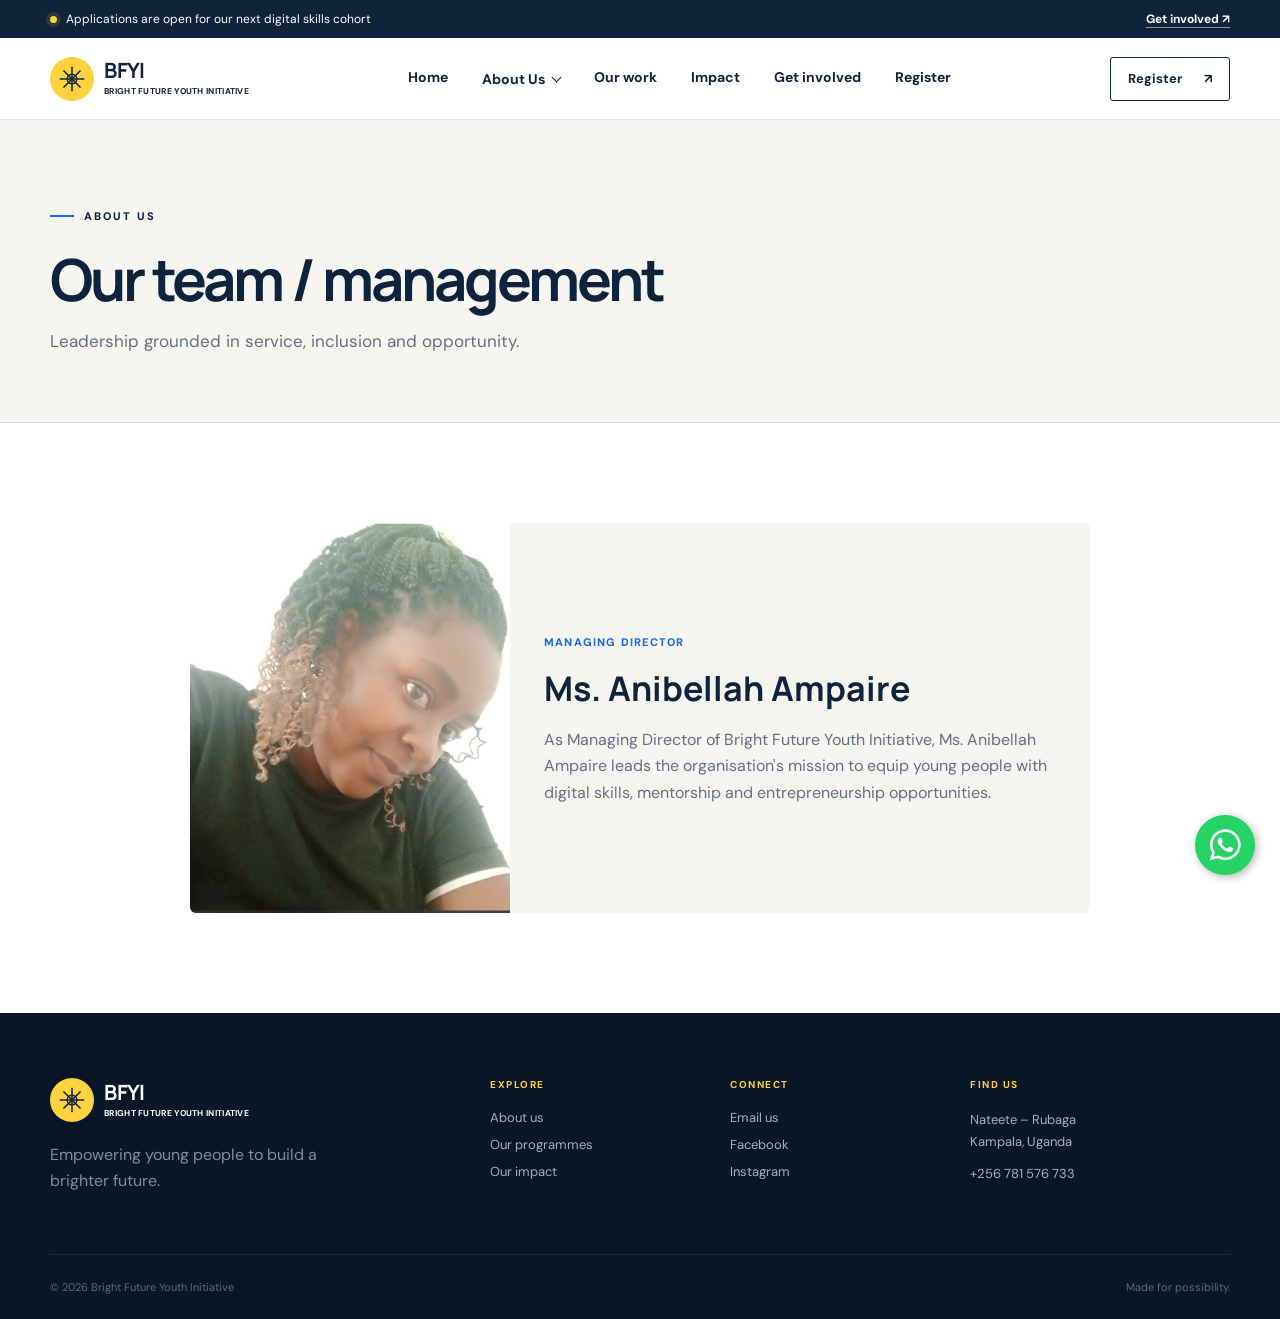
<file: management.html>
<!DOCTYPE html>
<html lang="en">
<head>
  <meta charset="UTF-8">
  <meta name="viewport" content="width=device-width, initial-scale=1.0">
  <meta name="description" content="Meet the team and management of Bright Future Youth Initiative.">
  <link rel="icon" type="image/png" href="assets/logo.png">
  <link rel="apple-touch-icon" href="assets/logo.png">
  <meta property="og:type" content="website">
  <meta property="og:title" content="Our Team / Management | BFYI">
  <meta property="og:description" content="Leadership with purpose at Bright Future Youth Initiative.">
  <meta property="og:image" content="https://raw.githubusercontent.com/BehanganaKeneth-Fullstack-Developer/BRIGHT-YOUTH-INITIATIVE/main/assets/logo.png">
  <meta property="og:image:secure_url" content="https://raw.githubusercontent.com/BehanganaKeneth-Fullstack-Developer/BRIGHT-YOUTH-INITIATIVE/main/assets/logo.png">
  <meta property="og:image:type" content="image/png">
  <meta property="og:image:width" content="512">
  <meta property="og:image:height" content="512">
  <meta property="og:image:alt" content="Bright Future Youth Initiative logo">
  <meta name="twitter:card" content="summary">
  <meta name="twitter:title" content="Our Team / Management | BFYI">
  <meta name="twitter:image" content="https://raw.githubusercontent.com/BehanganaKeneth-Fullstack-Developer/BRIGHT-YOUTH-INITIATIVE/main/assets/logo.png">
  <title>Our Team / Management | BFYI</title>
  <link rel="preconnect" href="https://fonts.googleapis.com">
  <link rel="preconnect" href="https://fonts.gstatic.com" crossorigin>
  <link href="https://fonts.googleapis.com/css2?family=DM+Sans:wght@400;500;600;700&family=Manrope:wght@600;700;800&display=swap" rel="stylesheet">
  <link rel="stylesheet" href="https://cdnjs.cloudflare.com/ajax/libs/font-awesome/6.5.2/css/all.min.css">
  <link rel="stylesheet" href="styles.css">
</head>
<body>
  <div class="announcement"><div class="container announcement-inner"><p><span class="live-dot"></span> Applications are open for our next digital skills cohort</p><a href="index.html#contact">Get involved <span>↗</span></a></div></div>
  <header class="header" id="top">
    <div class="container nav">
      <a class="brand" href="index.html" aria-label="BFYI home"><span class="brand-mark" aria-hidden="true"><svg viewBox="0 0 44 44"><path d="M22 4v36M4 22h36"/><path d="M9.5 9.5 34.5 34.5M34.5 9.5 9.5 34.5"/><circle cx="22" cy="22" r="7"/></svg></span><span class="brand-copy"><strong>BFYI</strong><small>Bright Future Youth Initiative</small></span></a>
      <button class="menu-toggle" type="button" aria-expanded="false" aria-controls="navLinks" aria-label="Open menu"><span></span><span></span><span></span></button>
      <nav class="nav-links" id="navLinks" aria-label="Primary navigation">
        <a href="index.html">Home</a>
        <div class="nav-dropdown"><button class="dropdown-toggle" type="button" aria-expanded="false">About Us <span class="dropdown-arrow" aria-hidden="true"></span></button><div class="dropdown-menu"><a href="index.html#about">About us</a><a href="management.html">Our team / management</a><a href="story.html">Our story</a></div></div>
        <a href="index.html#programmes">Our work</a><a href="index.html#impact">Impact</a><a href="index.html#get-involved">Get involved</a><a href="register.html">Register</a>
      </nav>
      <a class="nav-cta" href="register.html">Register <span>↗</span></a>
    </div>
  </header>

  <main>
    <section class="page-hero"><div class="container page-hero-inner reveal"><p class="eyebrow dark"><span></span> About us</p><h1>Our team / management</h1><p>Leadership grounded in service, inclusion and opportunity.</p></div></section>
    <section class="management-page"><div class="container">
      <article class="director-card director-card-page reveal">
        <div class="director-photo"><img src="assets/anibellah-ampaire.png" alt="Ms. Anibellah Ampaire, Managing Director"></div>
        <div class="director-details"><span class="director-role">Managing Director</span><h2>Ms. Anibellah Ampaire</h2><p>As Managing Director of Bright Future Youth Initiative, Ms. Anibellah Ampaire leads the organisation's mission to equip young people with digital skills, mentorship and entrepreneurship opportunities.</p></div>
      </article>
    </div></section>
  </main>

  <footer><div class="container footer-grid"><div><a class="brand footer-brand" href="index.html"><span class="brand-mark"><svg viewBox="0 0 44 44"><path d="M22 4v36M4 22h36"/><path d="M9.5 9.5 34.5 34.5M34.5 9.5 9.5 34.5"/><circle cx="22" cy="22" r="7"/></svg></span><span class="brand-copy"><strong>BFYI</strong><small>Bright Future Youth Initiative</small></span></a><p>Empowering young people to build a brighter future.</p></div><div class="footer-links"><strong>Explore</strong><a href="index.html#about">About us</a><a href="index.html#programmes">Our programmes</a><a href="index.html#impact">Our impact</a></div><div class="footer-links"><strong>Connect</strong><a href="mailto:info@bfyi.org">Email us</a><a href="#">Facebook</a><a href="#">Instagram</a></div><div class="footer-address"><strong>Find us</strong><p>Nateete – Rubaga<br>Kampala, Uganda</p><p><a href="tel:+256781576733">+256 781 576 733</a></p></div></div><div class="container footer-bottom"><p>© <span id="year"></span> Bright Future Youth Initiative</p><p>Made for possibility.</p></div></footer>
  <a href="https://wa.me/256781576733?text=Hello,%20I%20would%20like%20to%20make%20an%20inquiry." class="whatsapp-float" target="_blank" rel="noopener noreferrer" aria-label="Chat with us on WhatsApp"><i class="fab fa-whatsapp"></i></a>
  <script src="script.js"></script>
</body>
</html>
</file>
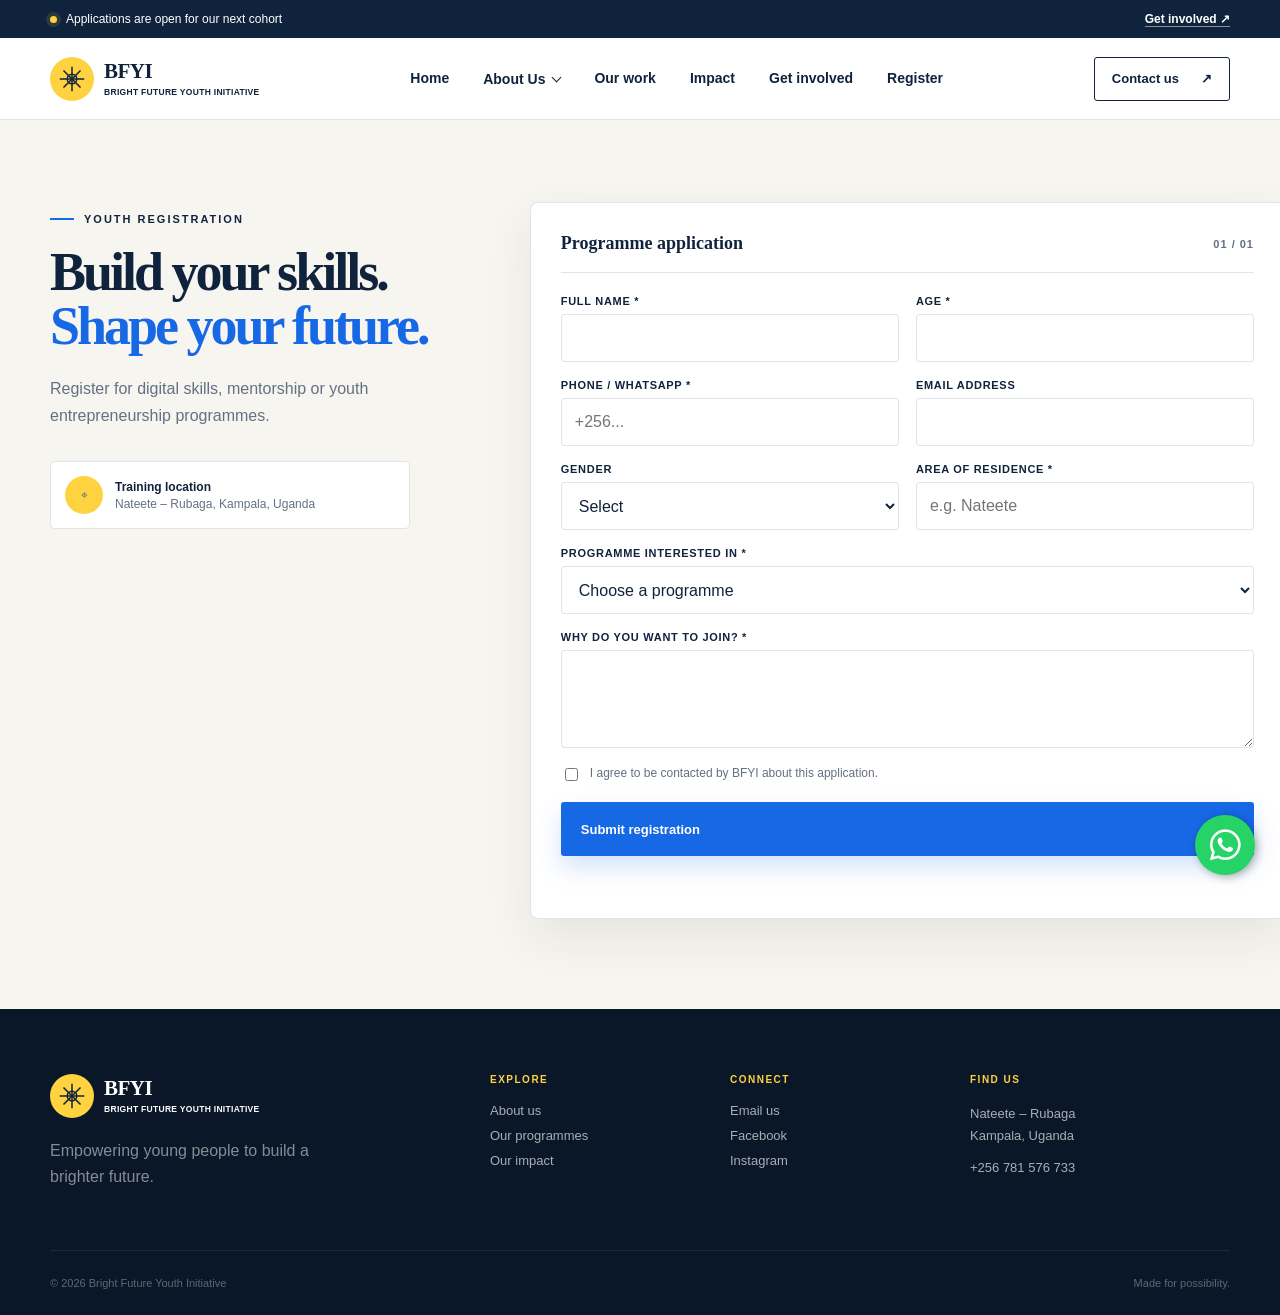
<file: register.html>
<!DOCTYPE html>
<html lang="en">
<head>
  <meta charset="UTF-8">
  <meta name="viewport" content="width=device-width, initial-scale=1.0">
  <meta name="description" content="Register for a Bright Future Youth Initiative programme in Nateete - Rubaga, Kampala.">
  <link rel="icon" type="image/png" href="assets/logo.png">
  <link rel="stylesheet" href="https://cdnjs.cloudflare.com/ajax/libs/font-awesome/6.5.2/css/all.min.css">
  <link rel="stylesheet" href="styles.css">
  <title>Youth Registration | BFYI</title>
</head>
<body>
  <div class="announcement"><div class="container announcement-inner"><p><span class="live-dot"></span> Applications are open for our next cohort</p><a href="index.html#get-involved">Get involved <span>↗</span></a></div></div>
  <header class="header" id="top">
    <div class="container nav">
      <a class="brand" href="index.html" aria-label="BFYI home"><span class="brand-mark" aria-hidden="true"><svg viewBox="0 0 44 44"><path d="M22 4v36M4 22h36"/><path d="M9.5 9.5 34.5 34.5M34.5 9.5 9.5 34.5"/><circle cx="22" cy="22" r="7"/></svg></span><span class="brand-copy"><strong>BFYI</strong><small>Bright Future Youth Initiative</small></span></a>
      <button class="menu-toggle" type="button" aria-expanded="false" aria-controls="navLinks" aria-label="Open menu"><span></span><span></span><span></span></button>
      <nav class="nav-links" id="navLinks" aria-label="Primary navigation">
        <a href="index.html">Home</a>
        <div class="nav-dropdown"><button class="dropdown-toggle" type="button" aria-expanded="false">About Us <span class="dropdown-arrow" aria-hidden="true"></span></button><div class="dropdown-menu"><a href="index.html#about">About us</a><a href="management.html">Our team / management</a><a href="story.html">Our story</a></div></div>
        <a href="index.html#programmes">Our work</a><a href="index.html#impact">Impact</a><a href="index.html#get-involved">Get involved</a><a href="register.html">Register</a>
      </nav>
      <a class="nav-cta" href="index.html#contact">Contact us <span>↗</span></a>
    </div>
  </header>

  <main>
    <section class="registration-hero">
      <div class="container registration-grid">
        <div class="registration-intro reveal">
          <p class="eyebrow dark"><span></span> Youth registration</p>
          <h1>Build your skills.<br><em>Shape your future.</em></h1>
          <p>Register for digital skills, mentorship or youth entrepreneurship programmes.</p>
          <div class="location-card">
            <span class="location-icon">⌖</span>
            <div><strong>Training location</strong><span>Nateete – Rubaga, Kampala, Uganda</span></div>
          </div>
        </div>

        <form class="registration-form reveal" id="youthRegistrationForm">
          <div class="form-heading"><span>Programme application</span><strong>01 / 01</strong></div>
          <div class="registration-fields">
            <label><span>Full name *</span><input type="text" name="fullName" autocomplete="name" required></label>
            <label><span>Age *</span><input type="number" name="age" min="15" max="30" required></label>
            <label><span>Phone / WhatsApp *</span><input type="tel" name="phone" autocomplete="tel" placeholder="+256..." required></label>
            <label><span>Email address</span><input type="email" name="email" autocomplete="email"></label>
            <label><span>Gender</span><select name="gender"><option value="">Select</option><option>Female</option><option>Male</option><option>Other</option><option>Prefer not to say</option></select></label>
            <label><span>Area of residence *</span><input type="text" name="residence" placeholder="e.g. Nateete" required></label>
            <label class="full"><span>Programme interested in *</span><select name="programme" required><option value="">Choose a programme</option><option>Digital Skills Training</option><option>Mentorship</option><option>Youth Entrepreneurship</option></select></label>
            <label class="full"><span>Why do you want to join? *</span><textarea name="motivation" rows="4" required></textarea></label>
          </div>
          <label class="consent"><input type="checkbox" name="consent" required><span>I agree to be contacted by BFYI about this application.</span></label>
          <button class="button button-primary registration-submit" type="submit">Submit registration <span>→</span></button>
          <p class="registration-status" role="status"></p>
        </form>
      </div>
    </section>
  </main>

  <footer><div class="container footer-grid"><div><a class="brand footer-brand" href="index.html"><span class="brand-mark"><svg viewBox="0 0 44 44"><path d="M22 4v36M4 22h36"/><path d="M9.5 9.5 34.5 34.5M34.5 9.5 9.5 34.5"/><circle cx="22" cy="22" r="7"/></svg></span><span class="brand-copy"><strong>BFYI</strong><small>Bright Future Youth Initiative</small></span></a><p>Empowering young people to build a brighter future.</p></div><div class="footer-links"><strong>Explore</strong><a href="index.html#about">About us</a><a href="index.html#programmes">Our programmes</a><a href="index.html#impact">Our impact</a></div><div class="footer-links"><strong>Connect</strong><a href="mailto:info@bfyi.org">Email us</a><a href="#">Facebook</a><a href="#">Instagram</a></div><div class="footer-address"><strong>Find us</strong><p>Nateete – Rubaga<br>Kampala, Uganda</p><p><a href="tel:+256781576733">+256 781 576 733</a></p></div></div><div class="container footer-bottom"><p>© <span id="year"></span> Bright Future Youth Initiative</p><p>Made for possibility.</p></div></footer>
  <a href="https://wa.me/256781576733?text=Hello,%20I%20would%20like%20to%20make%20an%20inquiry." class="whatsapp-float" target="_blank" rel="noopener noreferrer" aria-label="Chat with us on WhatsApp"><i class="fab fa-whatsapp"></i></a>
  <script src="script.js"></script>
</body>
</html>
</file>
<file: styles.css>
:root {
  --ink: #10233d;
  --blue: #1768e5;
  --blue-dark: #0e4db1;
  --yellow: #ffd23f;
  --cream: #f7f5ef;
  --white: #fff;
  --muted: #647084;
  --line: rgba(16, 35, 61, 0.12);
}

* { box-sizing: border-box; }
html { scroll-behavior: smooth; }
body {
  margin: 0;
  font-family: "DM Sans", sans-serif;
  color: var(--ink);
  background: var(--white);
  -webkit-font-smoothing: antialiased;
}
img { display: block; width: 100%; }
a { color: inherit; text-decoration: none; }
button, input, textarea, select { font: inherit; }
button { cursor: pointer; }
.container { width: min(1180px, calc(100% - 48px)); margin-inline: auto; }

.announcement { background: var(--ink); color: white; font-size: 12px; }
.announcement-inner { height: 38px; display: flex; align-items: center; justify-content: space-between; }
.announcement p { display: flex; align-items: center; gap: 9px; margin: 0; }
.live-dot { width: 7px; height: 7px; border-radius: 50%; background: var(--yellow); box-shadow: 0 0 0 4px rgba(255,210,63,.12); }
.announcement a { font-weight: 700; border-bottom: 1px solid rgba(255,255,255,.5); }

.header { height: 82px; background: rgba(255,255,255,.94); border-bottom: 1px solid var(--line); position: relative; z-index: 20; }
.header.sticky { position: fixed; top: 0; left: 0; right: 0; box-shadow: 0 10px 30px rgba(16,35,61,.08); animation: slideDown .35s ease; }
@keyframes slideDown { from { transform: translateY(-100%); } }
.nav { height: 100%; display: flex; align-items: center; }
.brand { display: inline-flex; align-items: center; gap: 10px; }
.brand-mark { width: 44px; height: 44px; display: grid; place-items: center; background: var(--yellow); border-radius: 50%; }
.brand-mark svg { width: 30px; height: 30px; fill: none; stroke: var(--ink); stroke-width: 2.2; }
.brand-copy { display: flex; flex-direction: column; }
.brand-copy strong { font-family: "Manrope"; font-size: 21px; line-height: 1; letter-spacing: -.5px; }
.brand-copy small { font-size: 8.5px; font-weight: 700; text-transform: uppercase; letter-spacing: .3px; margin-top: 5px; }
.nav-links { display: flex; gap: 34px; margin: 0 auto; }
.nav-links a { font-size: 14px; font-weight: 700; position: relative; }
.nav-dropdown { position: relative; }
.dropdown-toggle { border: 0; background: none; color: var(--ink); font-size: 14px; font-weight: 700; padding: 0; }
.dropdown-toggle { display: inline-flex; align-items: center; gap: 8px; }
.dropdown-arrow { width: 7px; height: 7px; display: inline-block; margin: -3px 0 0; border-right: 1.5px solid currentColor; border-bottom: 1.5px solid currentColor; transform: rotate(45deg); transition: transform .22s ease, margin .22s ease; }
.nav-dropdown.open .dropdown-arrow { margin-top: 3px; transform: rotate(225deg); }
.dropdown-menu { position: absolute; left: -24px; top: 38px; width: 270px; background: white; border: 1px solid rgba(16,35,61,.08); border-radius: 8px; box-shadow: 0 18px 45px rgba(16,35,61,.16); padding: 8px; opacity: 0; pointer-events: none; transform: translateY(-8px); transition: opacity .22s, transform .22s; }
.dropdown-menu::before { content: ""; position: absolute; top: -6px; left: 38px; width: 12px; height: 12px; background: white; border-left: 1px solid rgba(16,35,61,.08); border-top: 1px solid rgba(16,35,61,.08); transform: rotate(45deg); }
.nav-dropdown.open .dropdown-menu { opacity: 1; pointer-events: auto; transform: translateY(0); }
.dropdown-menu a { display: flex; flex-direction: column; gap: 3px; min-height: 57px; padding: 10px 12px 9px 42px; border-radius: 5px; position: relative; font-size: 13px; }
.dropdown-menu a::before { content: ""; position: absolute; left: 14px; top: 15px; width: 18px; height: 18px; border: 1.5px solid var(--blue); border-radius: 50%; }
.dropdown-menu a::after { content: ""; position: absolute; left: 20px; top: 21px; width: 6px; height: 6px; border-top: 1.5px solid var(--blue); border-right: 1.5px solid var(--blue); transform: rotate(45deg); }
.dropdown-menu a:not(:last-child) { border-bottom: 1px solid rgba(16,35,61,.07); border-radius: 5px 5px 0 0; }
.dropdown-menu a::after { display: none; }
.dropdown-menu a:hover { background: #f5f8fd; color: var(--blue); }
@media (min-width: 761px) {
  .nav-dropdown:hover .dropdown-menu { opacity: 1; pointer-events: auto; transform: translateY(0); }
  .nav-dropdown:hover .dropdown-arrow { margin-top: 3px; transform: rotate(225deg); }
}
.nav-links a::after { content: ""; position: absolute; left: 0; right: 100%; bottom: -8px; height: 2px; background: var(--blue); transition: right .25s; }
.nav-links a:hover::after { right: 0; }
.nav-cta { height: 44px; display: inline-flex; align-items: center; gap: 22px; border: 1px solid var(--ink); border-radius: 3px; padding: 0 17px; font-size: 13px; font-weight: 700; transition: .25s; }
.nav-cta:hover { background: var(--ink); color: white; }
.menu-toggle { display: none; }

.hero { min-height: 650px; background: var(--cream); overflow: hidden; }
.hero-grid { min-height: 650px; display: grid; grid-template-columns: 48% 52%; align-items: center; }
.hero-copy { position: relative; z-index: 3; padding: 54px 0 70px; }
.eyebrow { display: flex; align-items: center; gap: 10px; text-transform: uppercase; letter-spacing: 2px; font-size: 11px; font-weight: 800; }
.eyebrow > span { width: 24px; height: 2px; background: var(--blue); }
.hero h1, .section-heading h2, .impact h2, .story blockquote, .involved-copy h2, .contact h2, .intro h2 {
  font-family: "Manrope", sans-serif;
  letter-spacing: -3.5px;
  line-height: .96;
}
.hero h1 { font-size: clamp(58px, 6.1vw, 82px); margin: 24px 0 24px; }
.hero h1 em, .section-heading h2 em, .impact h2 em, .involved-copy h2 em, .contact h2 em { color: var(--blue); font-style: normal; }
.hero-lead { max-width: 520px; font-size: 18px; line-height: 1.65; color: #4d5b70; }
.hero-actions { display: flex; align-items: center; gap: 28px; margin-top: 34px; }
.button { min-height: 54px; display: inline-flex; align-items: center; justify-content: space-between; gap: 28px; border: 0; border-radius: 3px; padding: 0 20px; font-weight: 800; font-size: 13px; }
.button-primary { background: var(--blue); color: white; box-shadow: 0 12px 24px rgba(23,104,229,.18); }
.button-primary:hover { background: var(--blue-dark); transform: translateY(-2px); }
.text-button { border: 0; background: none; display: flex; align-items: center; gap: 10px; color: var(--ink); font-weight: 800; font-size: 13px; }
.play { width: 38px; height: 38px; display: grid; place-items: center; border: 1px solid var(--ink); border-radius: 50%; font-size: 9px; padding-left: 2px; transition: .25s; }
.text-button:hover .play { background: var(--ink); color: white; }

.hero-visual { height: 650px; position: relative; }
.hero-photo { position: absolute; width: 520px; height: 570px; right: -35px; bottom: 0; border-radius: 260px 260px 12px 12px; overflow: hidden; }
.hero-photo::after { content: ""; position: absolute; inset: 0; background: linear-gradient(135deg, rgba(23,104,229,.12), transparent 50%); }
.hero-photo img { height: 100%; object-fit: cover; object-position: 54% center; }
.orbit { position: absolute; border: 1px solid rgba(23,104,229,.16); border-radius: 50%; z-index: -1; }
.orbit-one { width: 590px; height: 590px; right: -115px; top: 20px; }
.orbit-two { width: 430px; height: 430px; right: -35px; top: 100px; }
.floating-card { position: absolute; z-index: 4; background: white; box-shadow: 0 18px 45px rgba(16,35,61,.13); border-radius: 6px; display: flex; align-items: center; }
.floating-card strong { display: block; font-family: "Manrope"; font-size: 21px; }
.floating-card small { display: block; color: var(--muted); font-size: 11px; margin-top: 2px; }
.card-one { left: 10px; bottom: 92px; padding: 14px 18px 14px 12px; gap: 10px; animation: float 4s ease-in-out infinite; }
.card-icon { width: 38px; height: 38px; display: grid; place-items: center; background: var(--yellow); border-radius: 50%; }
.card-two { right: -20px; top: 125px; padding: 12px 16px 12px 12px; gap: 12px; animation: float 4.5s ease-in-out infinite reverse; }
.mini-avatars { display: flex; }
.mini-avatars img { width: 34px; height: 34px; border-radius: 50%; object-fit: cover; border: 2px solid white; margin-left: -8px; }
.mini-avatars img:first-child { margin-left: 0; }
.shape { position: absolute; z-index: 5; }
.shape-yellow { width: 68px; height: 68px; background: var(--yellow); left: 42px; top: 86px; clip-path: polygon(50% 0,61% 35%,100% 25%,69% 55%,88% 90%,52% 68%,20% 100%,29% 62%,0 44%,38% 39%); animation: spin 18s linear infinite; }
.shape-blue { width: 20px; height: 20px; background: var(--blue); right: 0; bottom: 55px; transform: rotate(45deg); }
@keyframes float { 50% { transform: translateY(-12px); } }
@keyframes spin { to { transform: rotate(360deg); } }

.intro { padding: 110px 0; }
.intro-grid { display: grid; grid-template-columns: 18% 44% 38%; align-items: start; }
.section-label { font-size: 12px; font-weight: 800; text-transform: uppercase; letter-spacing: 1.5px; }
.section-label span { color: var(--blue); margin-right: 12px; }
.kicker { margin: 0 0 18px; color: var(--muted); font-size: 15px; line-height: 1.5; }
.intro h2 { margin: 0; font-size: 56px; }
.intro h2 span { color: var(--blue); }
.intro-text { padding: 48px 20px 0 55px; }
.intro-text p { margin: 0 0 28px; color: #59677a; font-size: 16px; line-height: 1.75; }
.inline-link { font-size: 13px; font-weight: 800; border-bottom: 1px solid var(--ink); padding-bottom: 7px; }
.inline-link span { margin-left: 20px; }

.management-section { margin-top: 90px; padding-top: 48px; border-top: 1px solid var(--line); display: grid; grid-template-columns: 32% 68%; align-items: center; }
.management-heading h2 { font-size: 42px; margin: 18px 0 0; }
.director-card { display: grid; grid-template-columns: 220px 1fr; align-items: center; background: var(--cream); border-radius: 6px; overflow: hidden; }
.director-photo { height: 260px; }
.director-photo img { height: 100%; object-fit: cover; object-position: center 24%; }
.director-details { padding: 28px 34px; }
.director-role { display: inline-block; color: var(--blue); font-size: 11px; font-weight: 800; text-transform: uppercase; letter-spacing: 1.2px; margin-bottom: 8px; }
.director-details h3 { font-family: "Manrope"; font-size: 24px; margin: 0 0 12px; }
.director-details p { color: var(--muted); line-height: 1.65; margin: 0; }

.register-link { text-decoration: none; }
.registration-hero { background: var(--cream); padding: 82px 0 90px; }
.registration-grid { display: grid; grid-template-columns: 36% 64%; gap: 55px; align-items: start; }
.registration-intro h1 { font-family: "Manrope"; font-size: 54px; line-height: 1; letter-spacing: -3px; margin: 20px 0 22px; }
.registration-intro h1 em { color: var(--blue); font-style: normal; }
.registration-intro > p:not(.eyebrow) { color: var(--muted); line-height: 1.7; max-width: 380px; }
.location-card { display: flex; align-items: center; gap: 12px; margin-top: 32px; border: 1px solid var(--line); background: white; padding: 14px; border-radius: 5px; max-width: 360px; }
.location-icon { width: 38px; height: 38px; display: grid; place-items: center; background: var(--yellow); border-radius: 50%; font-size: 18px; }
.location-card div { display: flex; flex-direction: column; gap: 3px; }
.location-card strong { font-size: 12px; }
.location-card span { color: var(--muted); font-size: 12px; }
.registration-form { background: white; border: 1px solid var(--line); border-radius: 8px; padding: 30px; box-shadow: 0 18px 50px rgba(16,35,61,.08); }
.form-heading { display: flex; justify-content: space-between; align-items: center; border-bottom: 1px solid var(--line); padding-bottom: 18px; margin-bottom: 22px; }
.form-heading span { font-family: "Manrope"; font-size: 18px; font-weight: 800; }
.form-heading strong { color: var(--muted); font-size: 11px; letter-spacing: 1px; }
.registration-fields { display: grid; grid-template-columns: 1fr 1fr; gap: 17px; }
.registration-fields label { display: flex; flex-direction: column; gap: 7px; }
.registration-fields label.full { grid-column: 1 / -1; }
.registration-fields label > span { font-size: 11px; font-weight: 800; text-transform: uppercase; letter-spacing: .7px; }
.registration-fields input, .registration-fields select, .registration-fields textarea { width: 100%; border: 1px solid var(--line); border-radius: 4px; background: white; color: var(--ink); outline: none; padding: 12px 13px; }
.registration-fields input, .registration-fields select { height: 48px; }
.registration-fields textarea { resize: vertical; }
.registration-fields input:focus, .registration-fields select:focus, .registration-fields textarea:focus { border-color: var(--blue); box-shadow: 0 0 0 3px rgba(23,104,229,.08); }
.consent { display: flex; align-items: flex-start; gap: 9px; margin: 18px 0; font-size: 12px; color: var(--muted); }
.consent input { margin-top: 2px; accent-color: var(--blue); }
.registration-submit { width: 100%; }
.registration-status { min-height: 20px; margin: 12px 0 0; color: var(--blue); font-size: 13px; font-weight: 700; }
.registration-status a { text-decoration: underline; }

.page-hero { background: var(--cream); padding: 78px 0 70px; border-bottom: 1px solid var(--line); }
.page-hero-inner h1 { font-family: "Manrope"; font-size: 58px; letter-spacing: -3px; margin: 16px 0 12px; }
.page-hero-inner > p:last-child { color: var(--muted); font-size: 17px; margin: 0; }
.management-page { padding: 100px 0; }
.director-card-page { max-width: 900px; margin: 0 auto; grid-template-columns: 320px 1fr; }
.director-card-page .director-photo { height: 390px; }
.director-card-page .director-details h2 { font-family: "Manrope"; font-size: 34px; margin: 8px 0 16px; }

.programmes { background: #f2f6fb; padding: 105px 0 120px; }
.section-heading { display: flex; justify-content: space-between; align-items: end; margin-bottom: 48px; }
.section-heading h2 { font-size: 58px; margin: 18px 0 0; }
.eyebrow.dark { color: var(--ink); }
.section-heading > p { max-width: 360px; color: var(--muted); line-height: 1.7; margin: 0 0 8px; }
.programme-grid { display: grid; grid-template-columns: repeat(3, 1fr); gap: 18px; }
.programme-card { background: white; border-radius: 4px; overflow: hidden; transition: transform .35s, box-shadow .35s; }
.programme-card:hover { transform: translateY(-8px); box-shadow: 0 20px 50px rgba(16,35,61,.1); }
.programme-image { height: 245px; position: relative; overflow: hidden; }
.programme-image img { height: 100%; object-fit: cover; transition: transform .6s; }
.programme-card:hover .programme-image img { transform: scale(1.04); }
.programme-number { position: absolute; top: 14px; left: 14px; width: 38px; height: 38px; display: grid; place-items: center; background: white; border-radius: 50%; font-size: 11px; font-weight: 800; }
.programme-content { min-height: 260px; padding: 24px 28px 28px; position: relative; }
.programme-icon { position: absolute; right: 24px; top: 24px; width: 42px; height: 42px; display: grid; place-items: center; border: 1px solid var(--line); border-radius: 50%; color: var(--blue); }
.programme-content h3 { font-family: "Manrope"; font-size: 25px; margin: 0 0 18px; }
.programme-content p { color: var(--muted); line-height: 1.65; max-width: 280px; }
.programme-content a { display: flex; justify-content: space-between; border-top: 1px solid var(--line); margin-top: 25px; padding-top: 18px; font-size: 13px; font-weight: 800; }
.featured { transform: translateY(25px); }
.featured:hover { transform: translateY(17px); }

.impact { background: var(--ink); color: white; position: relative; overflow: hidden; padding: 100px 0; }
.impact-pattern { position: absolute; width: 520px; height: 520px; border: 1px solid rgba(255,255,255,.06); border-radius: 50%; right: -170px; top: -190px; box-shadow: 0 0 0 70px rgba(255,255,255,.025), 0 0 0 140px rgba(255,255,255,.018); }
.impact-grid { display: grid; grid-template-columns: 44% 56%; align-items: center; position: relative; }
.eyebrow.light { color: rgba(255,255,255,.75); }
.eyebrow.light > span { background: var(--yellow); }
.impact h2 { font-size: 60px; margin: 18px 0 24px; }
.impact h2 em { color: var(--yellow); }
.impact-copy > p:not(.eyebrow) { max-width: 430px; color: rgba(255,255,255,.66); line-height: 1.7; }
.button-light { margin-top: 22px; background: white; color: var(--ink); }
.stats-grid { display: grid; grid-template-columns: 1fr 1fr; }
.stat { min-height: 170px; border-left: 1px solid rgba(255,255,255,.12); border-bottom: 1px solid rgba(255,255,255,.12); padding: 20px 38px; }
.stat:nth-child(2) { border-right: 1px solid rgba(255,255,255,.12); }
.stat-wide { grid-column: 1 / -1; min-height: 145px; border-right: 1px solid rgba(255,255,255,.12); }
.stat strong { font-family: "Manrope"; font-size: 58px; line-height: 1; }
.stat sup { color: var(--yellow); font-size: 25px; top: -16px; position: relative; }
.stat p { color: rgba(255,255,255,.68); margin: 18px 0 0; }

.story { padding: 120px 0; background: white; }
.story-grid { display: grid; grid-template-columns: 53% 47%; align-items: center; }
.story-photo { height: 520px; position: relative; padding-right: 50px; }
.story-photo img { height: 100%; object-fit: cover; border-radius: 4px; }
.story-badge { position: absolute; right: 0; bottom: 35px; width: 150px; height: 150px; border-radius: 50%; background: var(--yellow); display: flex; flex-direction: column; justify-content: center; align-items: center; text-align: center; transform: rotate(-7deg); box-shadow: 0 15px 35px rgba(16,35,61,.12); }
.story-badge strong { font-family: "Manrope"; font-size: 32px; }
.story-badge span { font-size: 11px; font-weight: 800; line-height: 1.4; margin-top: 4px; text-transform: uppercase; }
.story-copy { padding-left: 50px; }
.story blockquote { font-family: "Manrope"; font-size: 38px; line-height: 1.2; letter-spacing: -2px; margin: 22px 0 28px; }
.director-profile { display: flex; flex-direction: column; gap: 3px; margin: -12px 0 18px; }
.director-profile strong { font-family: "Manrope"; font-size: 16px; }
.director-profile span { color: var(--blue); font-size: 12px; font-weight: 800; text-transform: uppercase; letter-spacing: 1px; }
.story-copy > p:not(.eyebrow) { color: var(--muted); line-height: 1.75; max-width: 470px; }
.values { display: flex; flex-wrap: wrap; gap: 8px; margin-top: 28px; }
.values span { border: 1px solid var(--line); border-radius: 30px; padding: 8px 12px; font-size: 11px; font-weight: 800; }

.get-involved { background: var(--yellow); padding: 95px 0; }
.involved-grid { display: grid; grid-template-columns: 35% 65%; }
.involved-copy h2 { font-size: 53px; margin: 18px 0 0; }
.involved-copy h2 em { color: var(--ink); }
.involved-options { display: grid; grid-template-columns: repeat(3, 1fr); }
.involved-options article { border-left: 1px solid rgba(16,35,61,.18); padding: 8px 24px 8px 28px; }
.involved-options article > span { font-size: 11px; font-weight: 800; }
.involved-options h3 { font-family: "Manrope"; font-size: 22px; margin: 42px 0 10px; }
.involved-options p { min-height: 50px; font-size: 14px; line-height: 1.55; }
.involved-options a, .involved-options button { border: 0; border-bottom: 1px solid var(--ink); background: none; padding: 0 0 6px; width: 100%; display: flex; justify-content: space-between; font-size: 12px; font-weight: 800; text-align: left; color: var(--ink); }

.contact { background: var(--ink); color: white; padding: 100px 0; }
.contact-grid { display: grid; grid-template-columns: 47% 53%; }
.contact h2 { font-size: 54px; margin: 20px 0 35px; }
.contact h2 em { color: var(--yellow); }
.contact-email { font-family: "Manrope"; font-size: 23px; border-bottom: 1px solid rgba(255,255,255,.35); padding-bottom: 8px; }
.contact-email span { margin-left: 30px; color: var(--yellow); }
.contact-form { display: grid; grid-template-columns: 1fr 1fr; gap: 18px; }
.contact-form label { display: flex; flex-direction: column; gap: 8px; }
.contact-form label.full, .button.full { grid-column: 1 / -1; }
.contact-form label span { font-size: 11px; font-weight: 800; text-transform: uppercase; letter-spacing: 1px; color: rgba(255,255,255,.7); }
.contact-form input, .contact-form textarea, .contact-form select { width: 100%; border: 1px solid rgba(255,255,255,.16); background: rgba(255,255,255,.06); color: white; border-radius: 3px; outline: none; padding: 13px 14px; }
.contact-form input, .contact-form select { height: 48px; }
.contact-form textarea { resize: vertical; }
.contact-form input:focus, .contact-form textarea:focus, .contact-form select:focus { border-color: var(--yellow); }
.contact-form select option { color: var(--ink); }
.contact-form input::placeholder, .contact-form textarea::placeholder { color: rgba(255,255,255,.38); }
.button-yellow { background: var(--yellow); color: var(--ink); }
.form-status { grid-column: 1 / -1; margin: 0; min-height: 18px; color: var(--yellow); font-size: 13px; }

footer { background: #091729; color: white; }
.footer-grid { display: grid; grid-template-columns: 2fr 1fr 1fr 1.3fr; gap: 40px; padding: 65px 0 45px; }
.footer-brand .brand-mark { background: var(--yellow); }
.footer-brand .brand-copy small { color: white; }
.footer-grid > div:first-child > p { color: rgba(255,255,255,.5); max-width: 270px; line-height: 1.6; margin-top: 20px; }
.footer-links, .footer-address { display: flex; flex-direction: column; gap: 10px; font-size: 13px; }
.footer-links strong, .footer-address strong { text-transform: uppercase; letter-spacing: 1.5px; color: var(--yellow); font-size: 10px; margin-bottom: 8px; }
.footer-links a { color: rgba(255,255,255,.65); }
.footer-links a:hover { color: white; }
.footer-address p { color: rgba(255,255,255,.65); margin: 0; line-height: 1.7; }
.footer-bottom { height: 65px; border-top: 1px solid rgba(255,255,255,.08); display: flex; align-items: center; justify-content: space-between; color: rgba(255,255,255,.35); font-size: 11px; }

.whatsapp-float {
  position: fixed;
  width: 60px;
  height: 60px;
  bottom: 25px;
  right: 25px;
  background-color: #25D366;
  color: white;
  border-radius: 50%;
  font-size: 35px;
  box-shadow: 2px 2px 8px rgba(0,0,0,0.3);
  z-index: 9999;
  display: flex;
  align-items: center;
  justify-content: center;
  text-decoration: none;
  transition: 0.3s ease;
  animation: whatsappBlink 1.8s ease-in-out infinite;
}
.whatsapp-float:hover {
  background-color: #128C7E;
  transform: scale(1.1);
}
@keyframes whatsappBlink {
  0%, 100% {
    box-shadow: 2px 2px 8px rgba(0,0,0,0.3), 0 0 0 0 rgba(37,211,102,0.55);
  }
  50% {
    box-shadow: 2px 2px 8px rgba(0,0,0,0.3), 0 0 0 14px rgba(37,211,102,0);
  }
}

.modal { border: 0; border-radius: 8px; padding: 42px; width: min(520px, calc(100% - 32px)); color: var(--ink); box-shadow: 0 30px 90px rgba(0,0,0,.35); }
.modal::backdrop { background: rgba(9,23,41,.78); backdrop-filter: blur(6px); }
.modal-close { position: absolute; right: 14px; top: 10px; border: 0; background: none; font-size: 28px; color: var(--ink); }
.modal h2 { font-family: "Manrope"; font-size: 38px; margin: 12px 0; }
.modal > p:not(.eyebrow) { color: var(--muted); line-height: 1.65; }
.payment-options { display: grid; gap: 10px; margin: 24px 0; }
.payment-options div { border: 1px solid var(--line); border-radius: 4px; padding: 14px; display: flex; flex-direction: column; gap: 5px; }
.payment-options span { color: var(--muted); font-size: 13px; }
.video-modal { width: min(760px, calc(100% - 32px)); background: var(--ink); color: white; text-align: center; }
.video-placeholder { min-height: 380px; display: flex; flex-direction: column; align-items: center; justify-content: center; background: radial-gradient(circle at center, rgba(23,104,229,.5), transparent 55%); }
.video-modal .modal-close { color: white; z-index: 2; }
.video-ring { width: 110px; height: 110px; border: 1px solid rgba(255,255,255,.3); border-radius: 50%; display: grid; place-items: center; animation: pulse 2s infinite; }
.video-ring span { width: 66px; height: 66px; border-radius: 50%; background: var(--yellow); color: var(--ink); display: grid; place-items: center; padding-left: 4px; }
.video-placeholder h2 { margin-top: 28px; }
.video-placeholder p { color: rgba(255,255,255,.65); }
@keyframes pulse { 50% { box-shadow: 0 0 0 18px rgba(255,255,255,.05); } }

.reveal { opacity: 0; transform: translateY(24px); transition: opacity .75s ease, transform .75s ease; }
.reveal.visible { opacity: 1; transform: translateY(0); }
.programme-card:nth-child(2) { transition-delay: .12s; }
.programme-card:nth-child(3) { transition-delay: .24s; }

@media (max-width: 980px) {
  .container { width: min(100% - 36px, 880px); }
  .nav-links { gap: 18px; }
  .nav-cta { display: none; }
  .hero-grid { grid-template-columns: 52% 48%; }
  .hero-photo { width: 420px; right: -90px; }
  .card-two { right: -20px; }
  .intro-grid { grid-template-columns: 15% 47% 38%; }
  .intro h2 { font-size: 48px; }
  .intro-text { padding-left: 30px; }
  .impact-grid { grid-template-columns: 42% 58%; }
  .story-copy { padding-left: 30px; }
  .story blockquote { font-size: 32px; }
  .involved-grid { grid-template-columns: 30% 70%; }
  .involved-options article { padding-inline: 16px; }
}

@media (max-width: 760px) {
  .announcement-inner { height: 42px; }
  .announcement p { max-width: 230px; line-height: 1.3; }
  .announcement a { white-space: nowrap; }
  .header { height: 72px; }
  .brand-mark { width: 38px; height: 38px; }
  .brand-copy small { display: none; }
  .menu-toggle { margin-left: auto; width: 42px; height: 42px; border: 0; background: none; display: flex; flex-direction: column; align-items: center; justify-content: center; gap: 7px; }
  .menu-toggle span { width: 24px; height: 2px; background: var(--ink); transition: .25s; }
  .menu-toggle.active span:first-child { transform: translateY(9px) rotate(45deg); }
  .menu-toggle.active span:nth-child(2) { opacity: 0; }
  .menu-toggle.active span:last-child { transform: translateY(-9px) rotate(-45deg); }
  .nav-links { position: absolute; left: 18px; right: 18px; top: 72px; background: white; box-shadow: 0 18px 35px rgba(16,35,61,.12); border-radius: 4px; flex-direction: column; gap: 0; padding: 10px 20px; opacity: 0; pointer-events: none; transform: translateY(-8px); transition: .25s; }
  .nav-links.open { opacity: 1; pointer-events: auto; transform: translateY(0); }
  .nav-links a { padding: 14px 0; border-bottom: 1px solid var(--line); }
  .nav-links a:last-child { border: 0; }
  .nav-dropdown { border-bottom: 1px solid var(--line); }
  .dropdown-toggle { width: 100%; height: 48px; display: flex; align-items: center; justify-content: space-between; text-align: left; }
  .dropdown-menu { position: static; width: 100%; max-height: 0; opacity: 1; pointer-events: auto; transform: none; border: 0; box-shadow: none; border-radius: 0; padding: 0 0 0 12px; overflow: hidden; transition: max-height .25s, padding .25s; }
  .dropdown-menu::before { display: none; }
  .nav-dropdown.open .dropdown-menu { max-height: 210px; padding-bottom: 8px; }
  .dropdown-menu a { min-height: 44px; padding: 10px 10px 10px 38px; }
  .dropdown-menu a::before { left: 12px; top: 12px; }

  .hero { min-height: auto; }
  .hero-grid { width: 100%; min-height: auto; display: block; }
  .hero-copy { padding: 62px 24px 42px; }
  .hero h1 { font-size: clamp(48px, 14vw, 66px); letter-spacing: -3px; }
  .hero-lead { font-size: 16px; }
  .hero-actions { align-items: flex-start; flex-direction: column; gap: 18px; }
  .hero-visual { height: 480px; }
  .hero-photo { width: calc(100% - 48px); height: 440px; right: 24px; }
  .orbit-one { width: 470px; height: 470px; right: -70px; }
  .orbit-two { width: 360px; height: 360px; right: -15px; }
  .card-one { left: 12px; bottom: 48px; }
  .card-two { right: 12px; top: 30px; }
  .shape-yellow { left: 20px; top: 20px; }

  .intro { padding: 78px 0; }
  .intro-grid { display: block; }
  .intro-copy { margin-top: 35px; }
  .intro h2 { font-size: 46px; }
  .intro-text { padding: 28px 0 0; }
  .management-section { margin-top: 58px; display: block; }
  .management-heading { margin-bottom: 28px; }
  .management-heading h2 { font-size: 38px; }
  .director-card { grid-template-columns: 160px 1fr; }
  .director-photo { height: 220px; }
  .director-details { padding: 22px; }
  .registration-hero { padding: 58px 0 70px; }
  .registration-grid { grid-template-columns: 1fr; gap: 38px; }
  .registration-intro h1 { font-size: 46px; }

  .programmes { padding: 78px 0 90px; }
  .section-heading { display: block; }
  .section-heading h2 { font-size: 46px; }
  .section-heading > p { margin-top: 20px; }
  .programme-grid { grid-template-columns: 1fr; gap: 18px; }
  .programme-card.featured { transform: none; }
  .featured:hover { transform: translateY(-8px); }
  .programme-image { height: 260px; }

  .impact { padding: 78px 0; }
  .impact-grid { display: block; }
  .impact h2 { font-size: 48px; }
  .stats-grid { margin-top: 45px; }
  .stat { padding: 20px 18px; }
  .stat strong { font-size: 44px; }

  .story { padding: 80px 0; }
  .story-grid { display: block; }
  .story-photo { height: 420px; padding-right: 20px; }
  .story-badge { width: 125px; height: 125px; }
  .story-copy { padding: 55px 0 0; }
  .story blockquote { font-size: 34px; }

  .get-involved { padding: 78px 0; }
  .involved-grid { display: block; }
  .involved-copy h2 { font-size: 46px; }
  .involved-options { grid-template-columns: 1fr; margin-top: 45px; }
  .involved-options article { border-left: 0; border-top: 1px solid rgba(16,35,61,.18); padding: 20px 0; }
  .involved-options h3 { margin: 18px 0 8px; }
  .involved-options p { min-height: auto; }

  .contact { padding: 78px 0; }
  .contact-grid { display: block; }
  .contact h2 { font-size: 44px; }
  .contact-form { margin-top: 55px; grid-template-columns: 1fr; }
  .contact-form label.full, .button.full { grid-column: 1; }

  .footer-grid { grid-template-columns: 1.5fr 1fr; }
  .footer-grid > div:first-child { grid-column: 1 / -1; }
}

@media (max-width: 480px) {
  .container { width: calc(100% - 32px); }
  .registration-form { padding: 20px 16px; }
  .registration-fields { grid-template-columns: 1fr; }
  .registration-fields label.full { grid-column: 1; }
  .registration-intro h1 { font-size: 40px; }
  .director-card { grid-template-columns: 1fr; }
  .director-photo { height: 300px; }
  .director-card-page { grid-template-columns: 1fr; }
  .director-card-page .director-photo { height: 360px; }
  .page-hero-inner h1 { font-size: 44px; }
  .whatsapp-float { width: 52px; height: 52px; font-size: 30px; bottom: 20px; right: 18px; }
  .announcement a { display: none; }
  .hero-copy { padding-inline: 16px; }
  .hero h1 { font-size: 46px; }
  .hero-photo { width: calc(100% - 32px); right: 16px; }
  .card-two { transform: scale(.9); transform-origin: right; }
  .intro h2, .section-heading h2, .impact h2, .involved-copy h2 { font-size: 40px; }
  .stats-grid { grid-template-columns: 1fr; }
  .stat, .stat:nth-child(2), .stat-wide { border-right: 1px solid rgba(255,255,255,.12); grid-column: 1; min-height: 130px; }
  .story-photo { height: 350px; }
  .story blockquote { font-size: 29px; }
  .contact h2 { font-size: 38px; }
  .footer-grid { grid-template-columns: 1fr 1fr; }
  .footer-address { grid-column: 1 / -1; }
}

@media (prefers-reduced-motion: reduce) {
  html { scroll-behavior: auto; }
  *, *::before, *::after { animation-duration: .01ms !important; animation-iteration-count: 1 !important; transition-duration: .01ms !important; }
  .reveal { opacity: 1; transform: none; }
}
</file>
